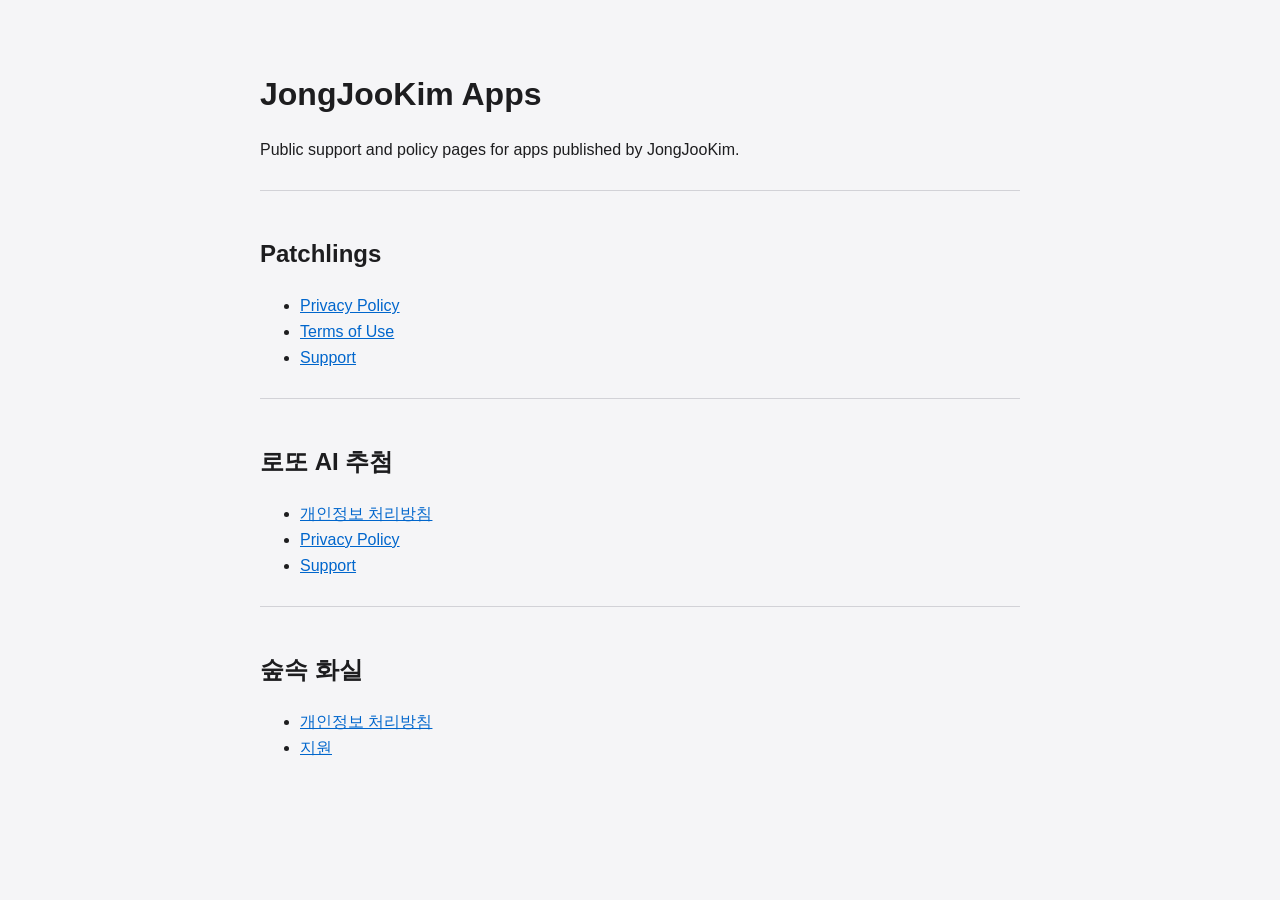
<file: index.html>
<!DOCTYPE html>
<html lang="ko">
<head>
    <meta charset="UTF-8">
    <meta name="viewport" content="width=device-width, initial-scale=1">
    <title>JongJooKim Apps</title>
    <style>
        body {
            font-family: -apple-system, BlinkMacSystemFont, "Segoe UI", sans-serif;
            line-height: 1.6;
            margin: 0;
            color: #1d1d1f;
            background: #f5f5f7;
        }

        main {
            max-width: 760px;
            margin: 0 auto;
            padding: 48px 20px;
        }

        h1 {
            margin-bottom: 8px;
            font-size: 32px;
        }

        section {
            margin-top: 28px;
            padding-top: 24px;
            border-top: 1px solid #d2d2d7;
        }

        a {
            color: #06c;
        }
    </style>
</head>
<body>
    <main>
        <h1>JongJooKim Apps</h1>
        <p>Public support and policy pages for apps published by JongJooKim.</p>

        <section>
            <h2>Patchlings</h2>
            <ul>
                <li><a href="/patchlings/privacy/">Privacy Policy</a></li>
                <li><a href="/patchlings/terms/">Terms of Use</a></li>
                <li><a href="/patchlings/support/">Support</a></li>
            </ul>
        </section>

        <section>
            <h2>로또 AI 추첨</h2>
            <ul>
                <li><a href="/lotto-ai/privacy-ko/">개인정보 처리방침</a></li>
                <li><a href="/lotto-ai/privacy/">Privacy Policy</a></li>
                <li><a href="/lotto-ai/support/">Support</a></li>
            </ul>
        </section>

        <section>
            <h2>숲속 화실</h2>
            <ul>
                <li><a href="/forest-studio/privacy/">개인정보 처리방침</a></li>
                <li><a href="/forest-studio/support/">지원</a></li>
            </ul>
        </section>
    </main>
</body>
</html>
</file>
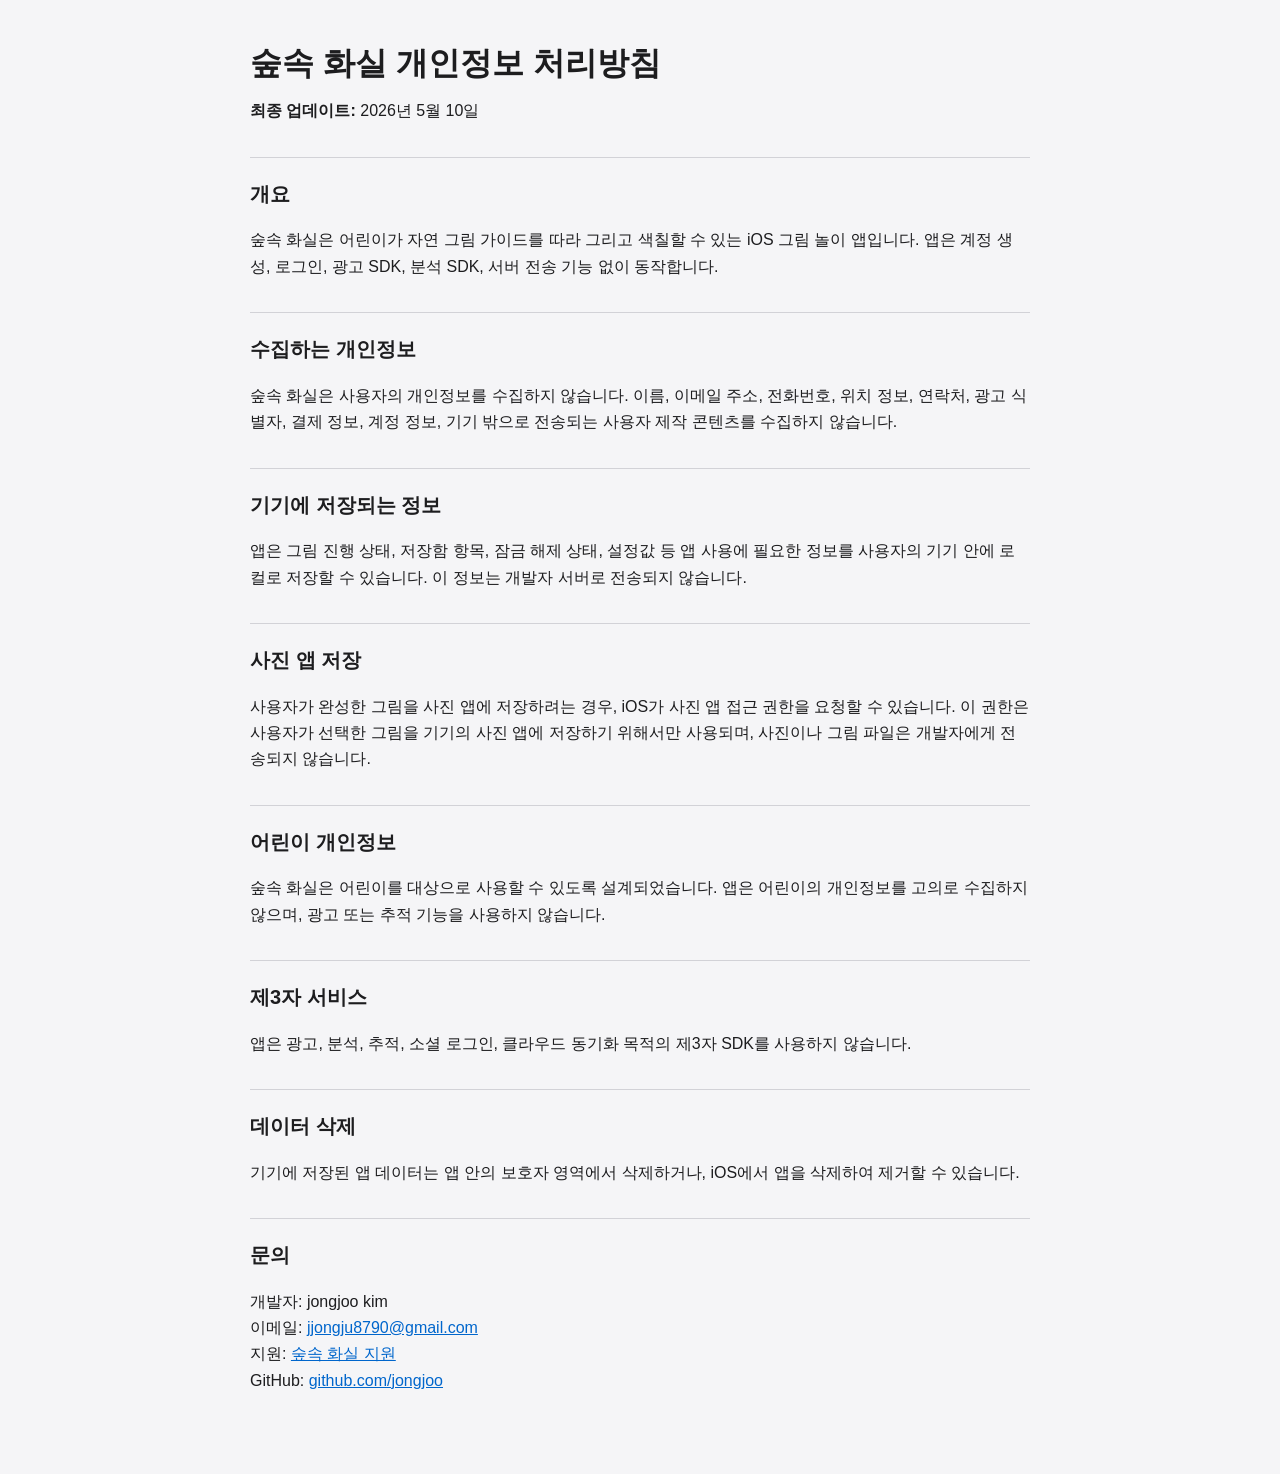
<file: forest-studio/privacy/index.html>
<!DOCTYPE html>
<html lang="ko">
<head>
    <meta charset="UTF-8">
    <meta name="viewport" content="width=device-width, initial-scale=1">
    <title>숲속 화실 개인정보 처리방침</title>
    <link rel="stylesheet" href="/styles.css">
</head>
<body>
    <main>
        <h1>숲속 화실 개인정보 처리방침</h1>
        <p><strong>최종 업데이트:</strong> 2026년 5월 10일</p>

        <h2>개요</h2>
        <p>숲속 화실은 어린이가 자연 그림 가이드를 따라 그리고 색칠할 수 있는 iOS 그림 놀이 앱입니다. 앱은 계정 생성, 로그인, 광고 SDK, 분석 SDK, 서버 전송 기능 없이 동작합니다.</p>

        <h2>수집하는 개인정보</h2>
        <p>숲속 화실은 사용자의 개인정보를 수집하지 않습니다. 이름, 이메일 주소, 전화번호, 위치 정보, 연락처, 광고 식별자, 결제 정보, 계정 정보, 기기 밖으로 전송되는 사용자 제작 콘텐츠를 수집하지 않습니다.</p>

        <h2>기기에 저장되는 정보</h2>
        <p>앱은 그림 진행 상태, 저장함 항목, 잠금 해제 상태, 설정값 등 앱 사용에 필요한 정보를 사용자의 기기 안에 로컬로 저장할 수 있습니다. 이 정보는 개발자 서버로 전송되지 않습니다.</p>

        <h2>사진 앱 저장</h2>
        <p>사용자가 완성한 그림을 사진 앱에 저장하려는 경우, iOS가 사진 앱 접근 권한을 요청할 수 있습니다. 이 권한은 사용자가 선택한 그림을 기기의 사진 앱에 저장하기 위해서만 사용되며, 사진이나 그림 파일은 개발자에게 전송되지 않습니다.</p>

        <h2>어린이 개인정보</h2>
        <p>숲속 화실은 어린이를 대상으로 사용할 수 있도록 설계되었습니다. 앱은 어린이의 개인정보를 고의로 수집하지 않으며, 광고 또는 추적 기능을 사용하지 않습니다.</p>

        <h2>제3자 서비스</h2>
        <p>앱은 광고, 분석, 추적, 소셜 로그인, 클라우드 동기화 목적의 제3자 SDK를 사용하지 않습니다.</p>

        <h2>데이터 삭제</h2>
        <p>기기에 저장된 앱 데이터는 앱 안의 보호자 영역에서 삭제하거나, iOS에서 앱을 삭제하여 제거할 수 있습니다.</p>

        <h2>문의</h2>
        <p>개발자: jongjoo kim<br>
        이메일: <a href="mailto:jjongju8790@gmail.com">jjongju8790@gmail.com</a><br>
        지원: <a href="/forest-studio/support/">숲속 화실 지원</a><br>
        GitHub: <a href="https://github.com/jongjoo">github.com/jongjoo</a></p>
    </main>
</body>
</html>
</file>
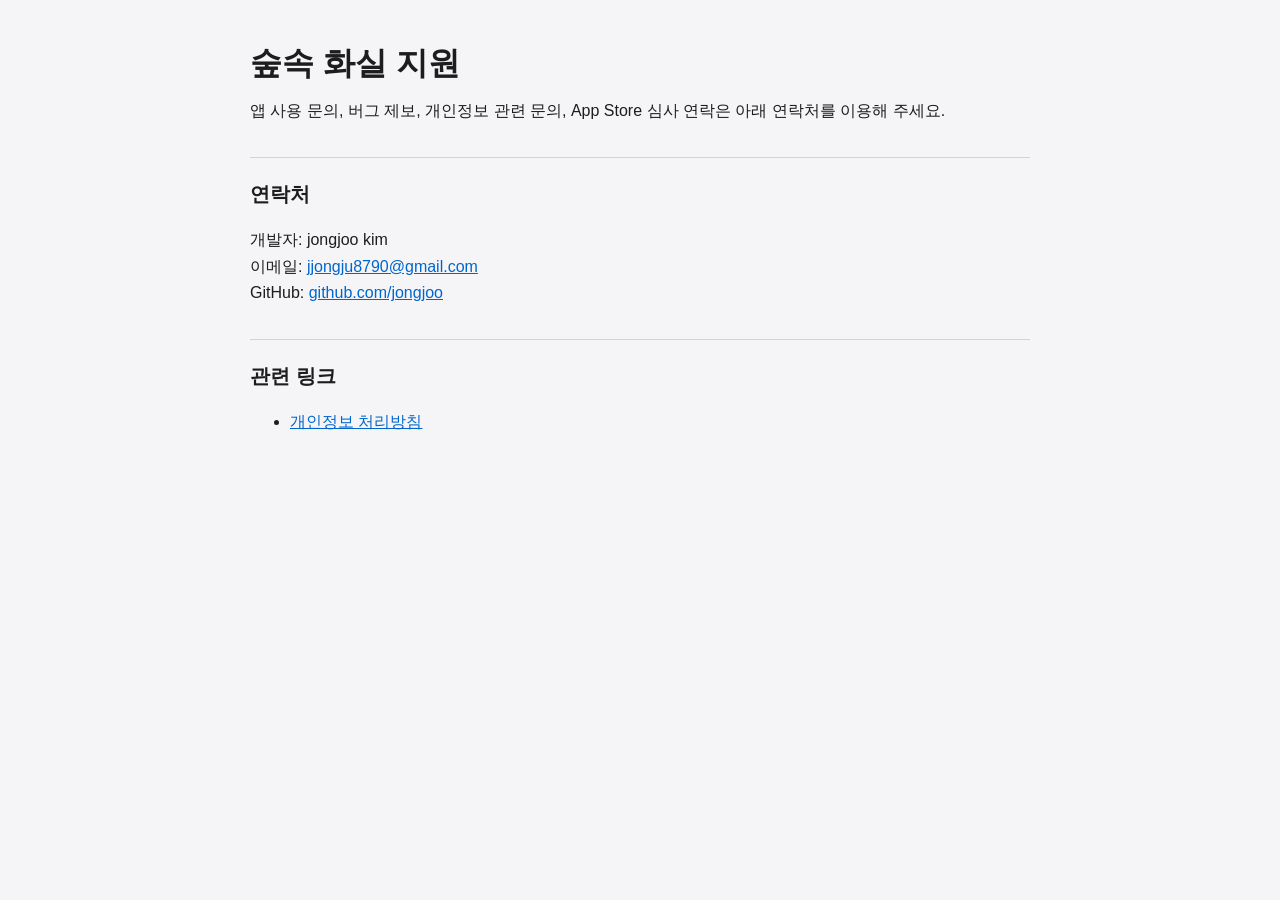
<file: forest-studio/support/index.html>
<!DOCTYPE html>
<html lang="ko">
<head>
    <meta charset="UTF-8">
    <meta name="viewport" content="width=device-width, initial-scale=1">
    <title>숲속 화실 지원</title>
    <link rel="stylesheet" href="/styles.css">
</head>
<body>
    <main>
        <h1>숲속 화실 지원</h1>
        <p>앱 사용 문의, 버그 제보, 개인정보 관련 문의, App Store 심사 연락은 아래 연락처를 이용해 주세요.</p>

        <h2>연락처</h2>
        <p>개발자: jongjoo kim<br>
        이메일: <a href="mailto:jjongju8790@gmail.com">jjongju8790@gmail.com</a><br>
        GitHub: <a href="https://github.com/jongjoo">github.com/jongjoo</a></p>

        <h2>관련 링크</h2>
        <ul>
            <li><a href="/forest-studio/privacy/">개인정보 처리방침</a></li>
        </ul>
    </main>
</body>
</html>
</file>
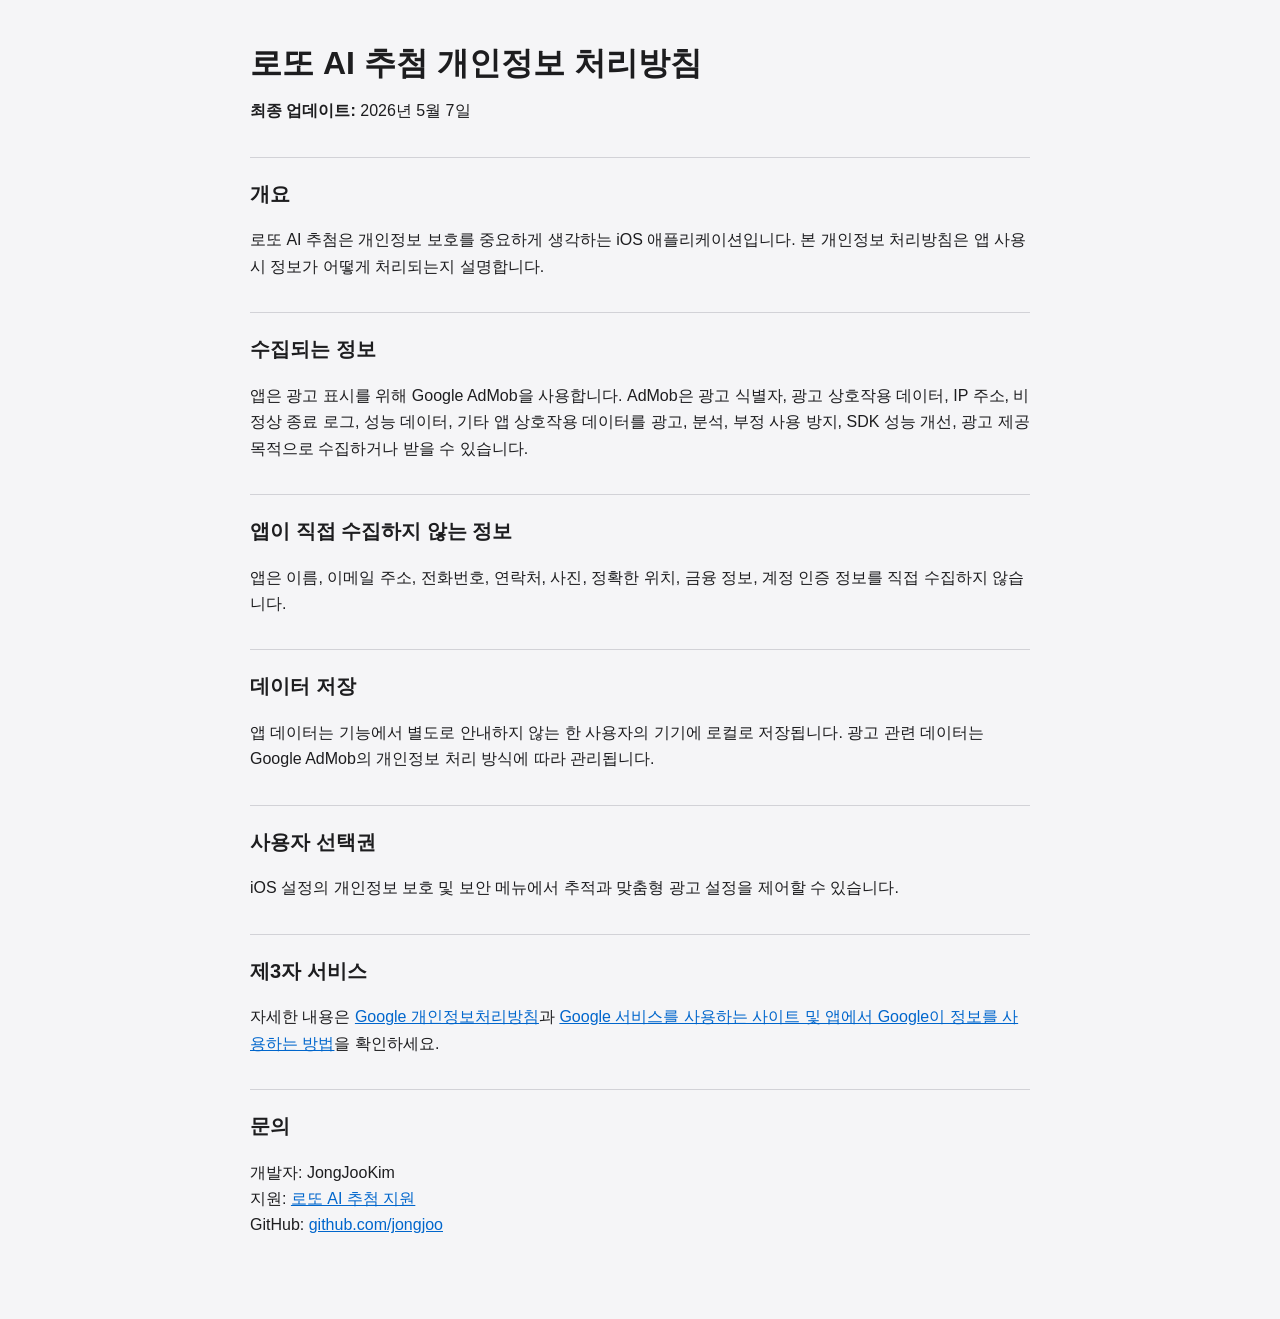
<file: lotto-ai/privacy-ko/index.html>
<!DOCTYPE html>
<html lang="ko">
<head>
    <meta charset="UTF-8">
    <meta name="viewport" content="width=device-width, initial-scale=1">
    <title>로또 AI 추첨 개인정보 처리방침</title>
    <link rel="stylesheet" href="/styles.css">
</head>
<body>
    <main>
        <h1>로또 AI 추첨 개인정보 처리방침</h1>
        <p><strong>최종 업데이트:</strong> 2026년 5월 7일</p>

        <h2>개요</h2>
        <p>로또 AI 추첨은 개인정보 보호를 중요하게 생각하는 iOS 애플리케이션입니다. 본 개인정보 처리방침은 앱 사용 시 정보가 어떻게 처리되는지 설명합니다.</p>

        <h2>수집되는 정보</h2>
        <p>앱은 광고 표시를 위해 Google AdMob을 사용합니다. AdMob은 광고 식별자, 광고 상호작용 데이터, IP 주소, 비정상 종료 로그, 성능 데이터, 기타 앱 상호작용 데이터를 광고, 분석, 부정 사용 방지, SDK 성능 개선, 광고 제공 목적으로 수집하거나 받을 수 있습니다.</p>

        <h2>앱이 직접 수집하지 않는 정보</h2>
        <p>앱은 이름, 이메일 주소, 전화번호, 연락처, 사진, 정확한 위치, 금융 정보, 계정 인증 정보를 직접 수집하지 않습니다.</p>

        <h2>데이터 저장</h2>
        <p>앱 데이터는 기능에서 별도로 안내하지 않는 한 사용자의 기기에 로컬로 저장됩니다. 광고 관련 데이터는 Google AdMob의 개인정보 처리 방식에 따라 관리됩니다.</p>

        <h2>사용자 선택권</h2>
        <p>iOS 설정의 개인정보 보호 및 보안 메뉴에서 추적과 맞춤형 광고 설정을 제어할 수 있습니다.</p>

        <h2>제3자 서비스</h2>
        <p>자세한 내용은 <a href="https://policies.google.com/privacy?hl=ko">Google 개인정보처리방침</a>과 <a href="https://policies.google.com/technologies/partner-sites?hl=ko">Google 서비스를 사용하는 사이트 및 앱에서 Google이 정보를 사용하는 방법</a>을 확인하세요.</p>

        <h2>문의</h2>
        <p>개발자: JongJooKim<br>
        지원: <a href="/lotto-ai/support/">로또 AI 추첨 지원</a><br>
        GitHub: <a href="https://github.com/jongjoo">github.com/jongjoo</a></p>
    </main>
</body>
</html>
</file>
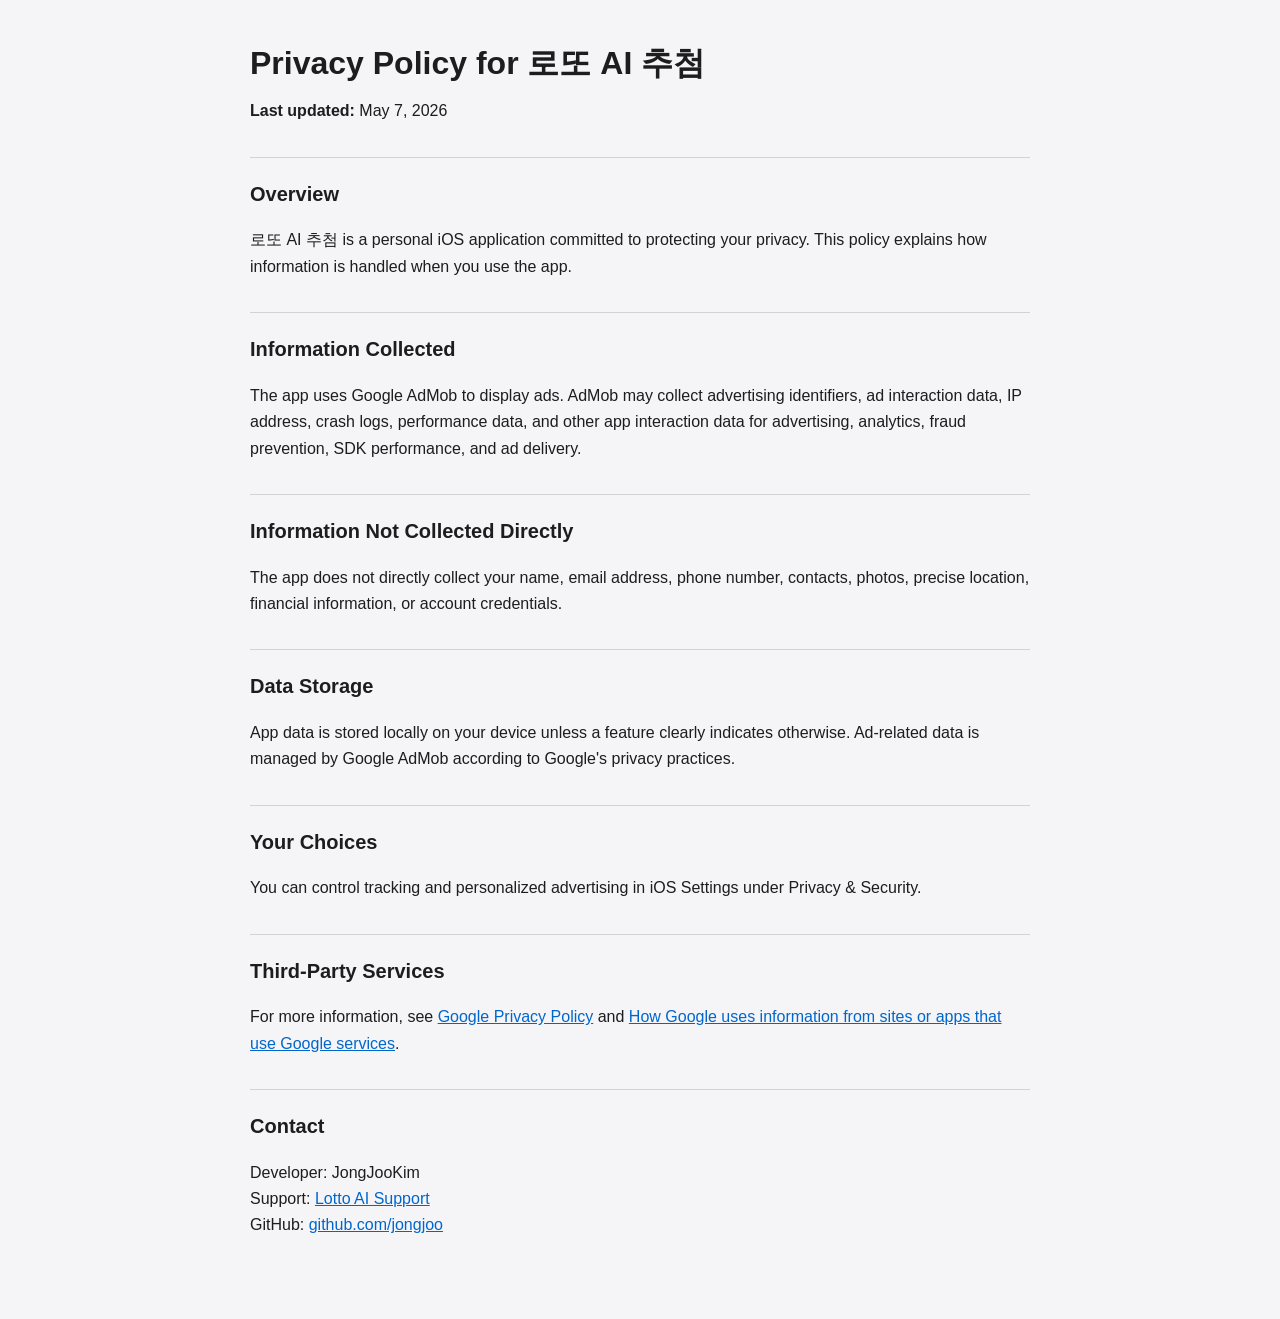
<file: lotto-ai/privacy/index.html>
<!DOCTYPE html>
<html lang="en">
<head>
    <meta charset="UTF-8">
    <meta name="viewport" content="width=device-width, initial-scale=1">
    <title>Privacy Policy for 로또 AI 추첨</title>
    <link rel="stylesheet" href="/styles.css">
</head>
<body>
    <main>
        <h1>Privacy Policy for 로또 AI 추첨</h1>
        <p><strong>Last updated:</strong> May 7, 2026</p>

        <h2>Overview</h2>
        <p>로또 AI 추첨 is a personal iOS application committed to protecting your privacy. This policy explains how information is handled when you use the app.</p>

        <h2>Information Collected</h2>
        <p>The app uses Google AdMob to display ads. AdMob may collect advertising identifiers, ad interaction data, IP address, crash logs, performance data, and other app interaction data for advertising, analytics, fraud prevention, SDK performance, and ad delivery.</p>

        <h2>Information Not Collected Directly</h2>
        <p>The app does not directly collect your name, email address, phone number, contacts, photos, precise location, financial information, or account credentials.</p>

        <h2>Data Storage</h2>
        <p>App data is stored locally on your device unless a feature clearly indicates otherwise. Ad-related data is managed by Google AdMob according to Google's privacy practices.</p>

        <h2>Your Choices</h2>
        <p>You can control tracking and personalized advertising in iOS Settings under Privacy &amp; Security.</p>

        <h2>Third-Party Services</h2>
        <p>For more information, see <a href="https://policies.google.com/privacy">Google Privacy Policy</a> and <a href="https://policies.google.com/technologies/partner-sites">How Google uses information from sites or apps that use Google services</a>.</p>

        <h2>Contact</h2>
        <p>Developer: JongJooKim<br>
        Support: <a href="/lotto-ai/support/">Lotto AI Support</a><br>
        GitHub: <a href="https://github.com/jongjoo">github.com/jongjoo</a></p>
    </main>
</body>
</html>
</file>
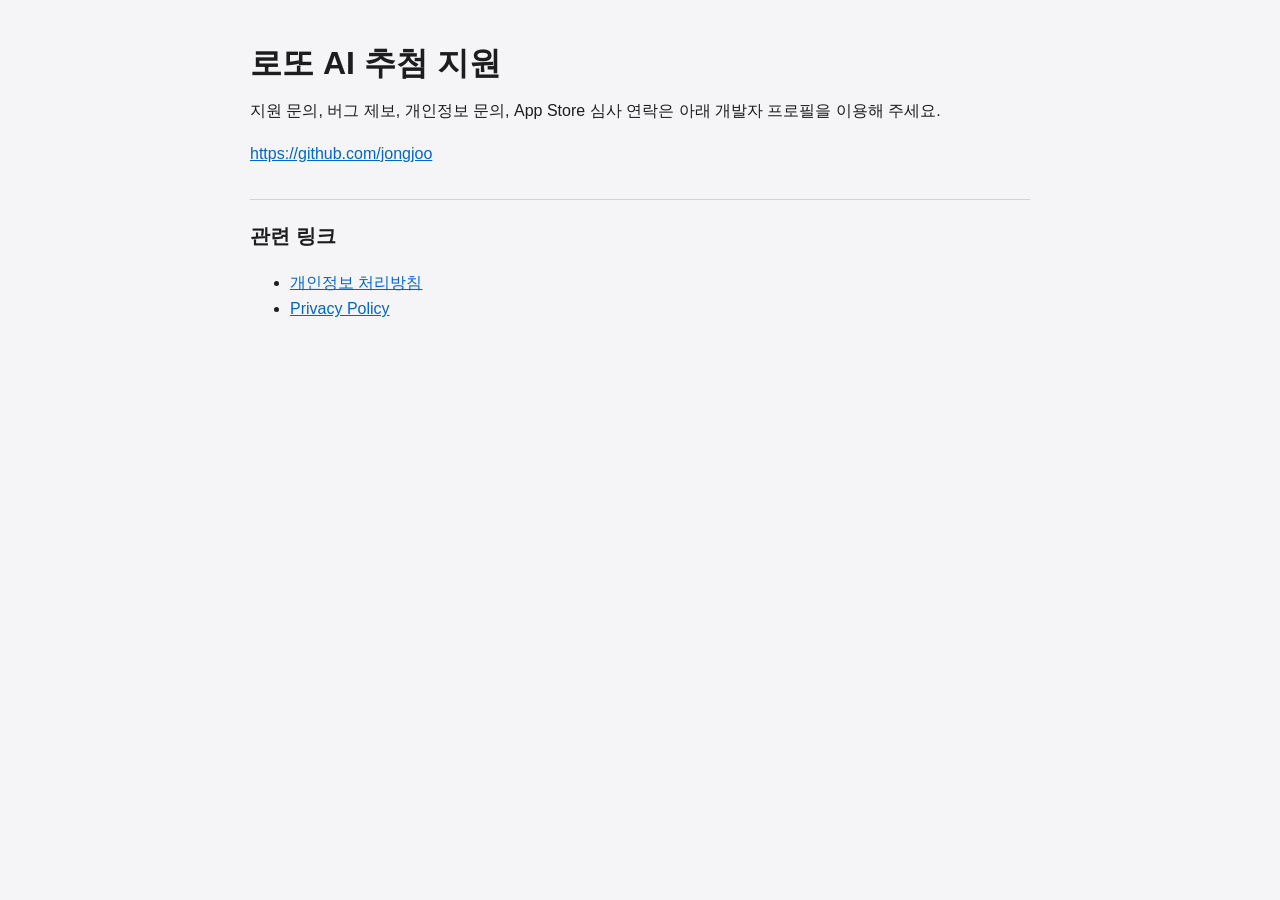
<file: lotto-ai/support/index.html>
<!DOCTYPE html>
<html lang="ko">
<head>
    <meta charset="UTF-8">
    <meta name="viewport" content="width=device-width, initial-scale=1">
    <title>로또 AI 추첨 지원</title>
    <link rel="stylesheet" href="/styles.css">
</head>
<body>
    <main>
        <h1>로또 AI 추첨 지원</h1>
        <p>지원 문의, 버그 제보, 개인정보 문의, App Store 심사 연락은 아래 개발자 프로필을 이용해 주세요.</p>
        <p><a href="https://github.com/jongjoo">https://github.com/jongjoo</a></p>

        <h2>관련 링크</h2>
        <ul>
            <li><a href="/lotto-ai/privacy-ko/">개인정보 처리방침</a></li>
            <li><a href="/lotto-ai/privacy/">Privacy Policy</a></li>
        </ul>
    </main>
</body>
</html>
</file>
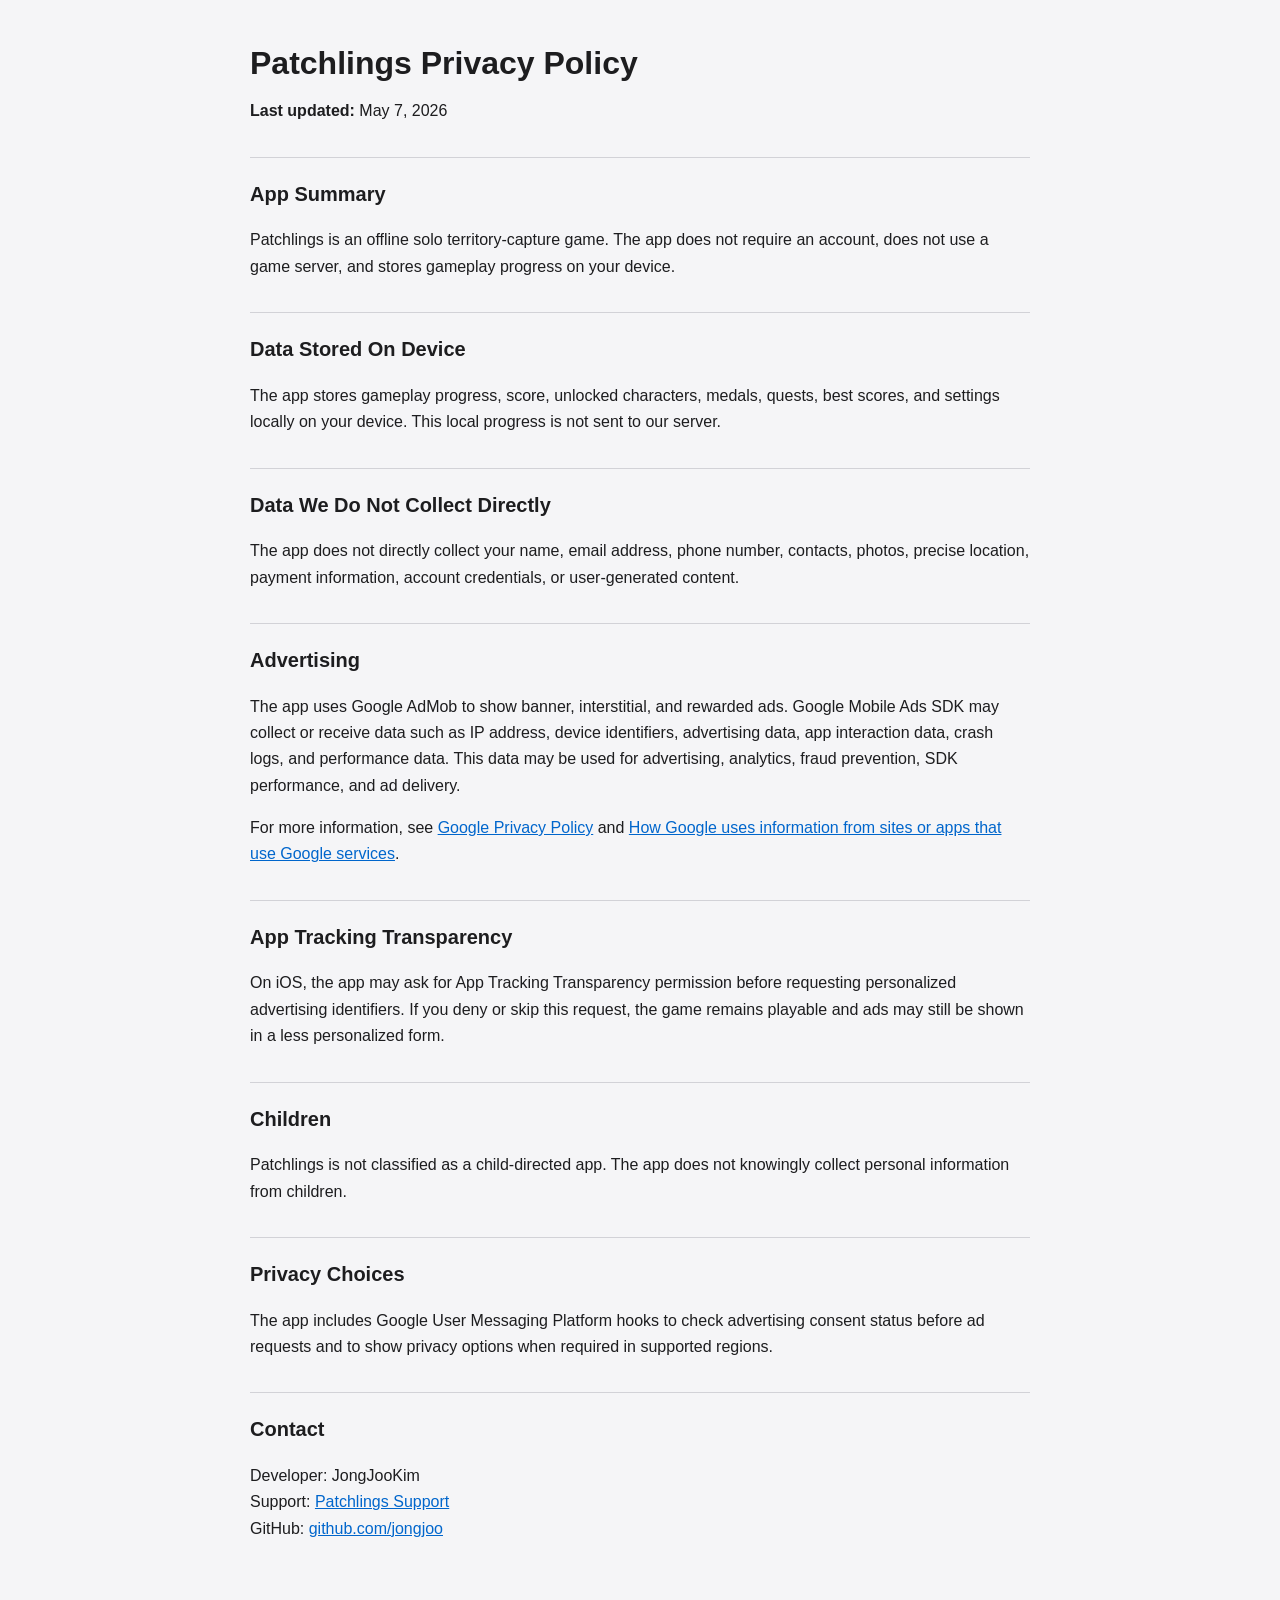
<file: patchlings/privacy/index.html>
<!DOCTYPE html>
<html lang="en">
<head>
    <meta charset="UTF-8">
    <meta name="viewport" content="width=device-width, initial-scale=1">
    <title>Patchlings Privacy Policy</title>
    <link rel="stylesheet" href="/styles.css">
</head>
<body>
    <main>
        <h1>Patchlings Privacy Policy</h1>
        <p><strong>Last updated:</strong> May 7, 2026</p>

        <h2>App Summary</h2>
        <p>Patchlings is an offline solo territory-capture game. The app does not require an account, does not use a game server, and stores gameplay progress on your device.</p>

        <h2>Data Stored On Device</h2>
        <p>The app stores gameplay progress, score, unlocked characters, medals, quests, best scores, and settings locally on your device. This local progress is not sent to our server.</p>

        <h2>Data We Do Not Collect Directly</h2>
        <p>The app does not directly collect your name, email address, phone number, contacts, photos, precise location, payment information, account credentials, or user-generated content.</p>

        <h2>Advertising</h2>
        <p>The app uses Google AdMob to show banner, interstitial, and rewarded ads. Google Mobile Ads SDK may collect or receive data such as IP address, device identifiers, advertising data, app interaction data, crash logs, and performance data. This data may be used for advertising, analytics, fraud prevention, SDK performance, and ad delivery.</p>
        <p>For more information, see <a href="https://policies.google.com/privacy">Google Privacy Policy</a> and <a href="https://policies.google.com/technologies/partner-sites">How Google uses information from sites or apps that use Google services</a>.</p>

        <h2>App Tracking Transparency</h2>
        <p>On iOS, the app may ask for App Tracking Transparency permission before requesting personalized advertising identifiers. If you deny or skip this request, the game remains playable and ads may still be shown in a less personalized form.</p>

        <h2>Children</h2>
        <p>Patchlings is not classified as a child-directed app. The app does not knowingly collect personal information from children.</p>

        <h2>Privacy Choices</h2>
        <p>The app includes Google User Messaging Platform hooks to check advertising consent status before ad requests and to show privacy options when required in supported regions.</p>

        <h2>Contact</h2>
        <p>Developer: JongJooKim<br>
        Support: <a href="/patchlings/support/">Patchlings Support</a><br>
        GitHub: <a href="https://github.com/jongjoo">github.com/jongjoo</a></p>
    </main>
</body>
</html>
</file>
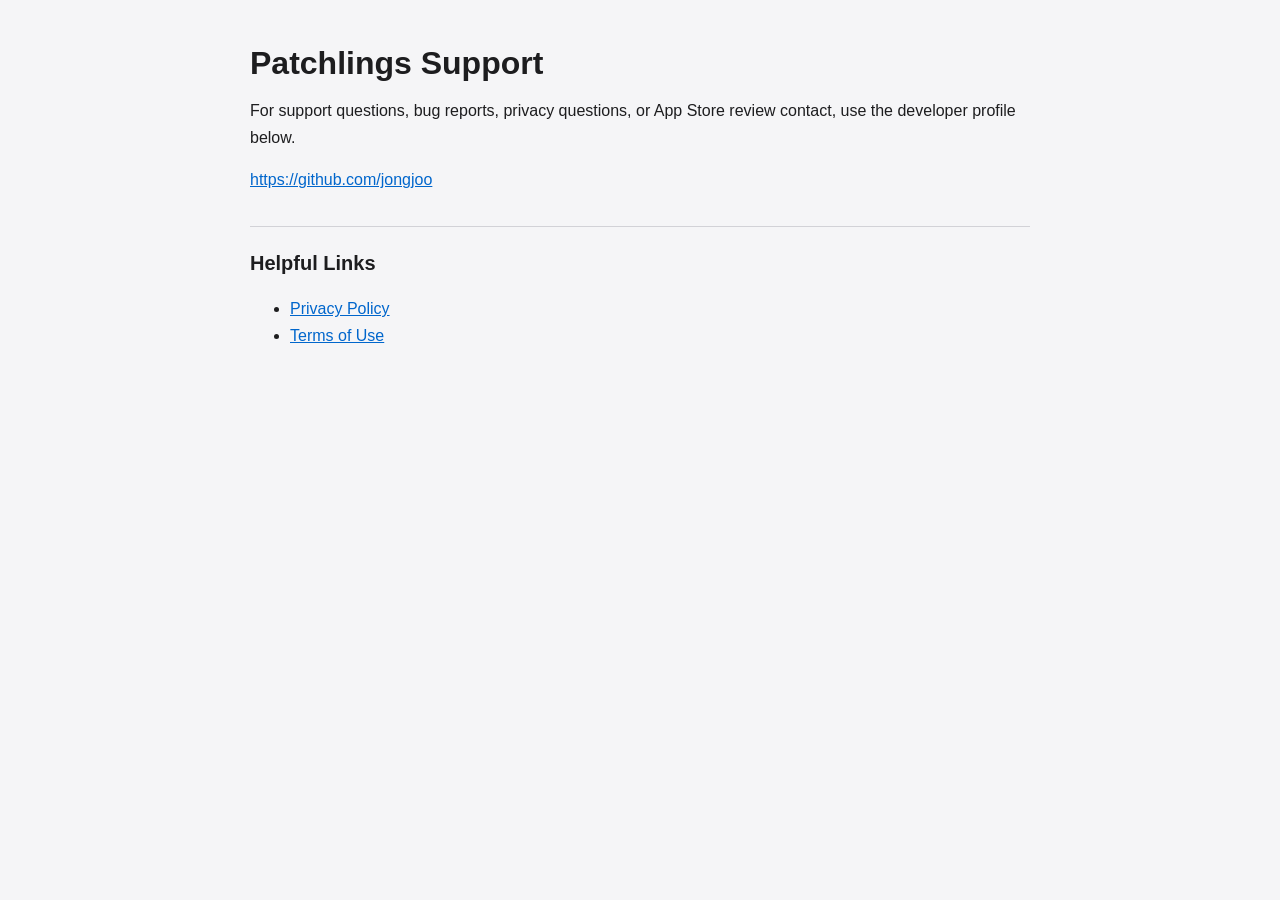
<file: patchlings/support/index.html>
<!DOCTYPE html>
<html lang="en">
<head>
    <meta charset="UTF-8">
    <meta name="viewport" content="width=device-width, initial-scale=1">
    <title>Patchlings Support</title>
    <link rel="stylesheet" href="/styles.css">
</head>
<body>
    <main>
        <h1>Patchlings Support</h1>
        <p>For support questions, bug reports, privacy questions, or App Store review contact, use the developer profile below.</p>
        <p><a href="https://github.com/jongjoo">https://github.com/jongjoo</a></p>

        <h2>Helpful Links</h2>
        <ul>
            <li><a href="/patchlings/privacy/">Privacy Policy</a></li>
            <li><a href="/patchlings/terms/">Terms of Use</a></li>
        </ul>
    </main>
</body>
</html>
</file>
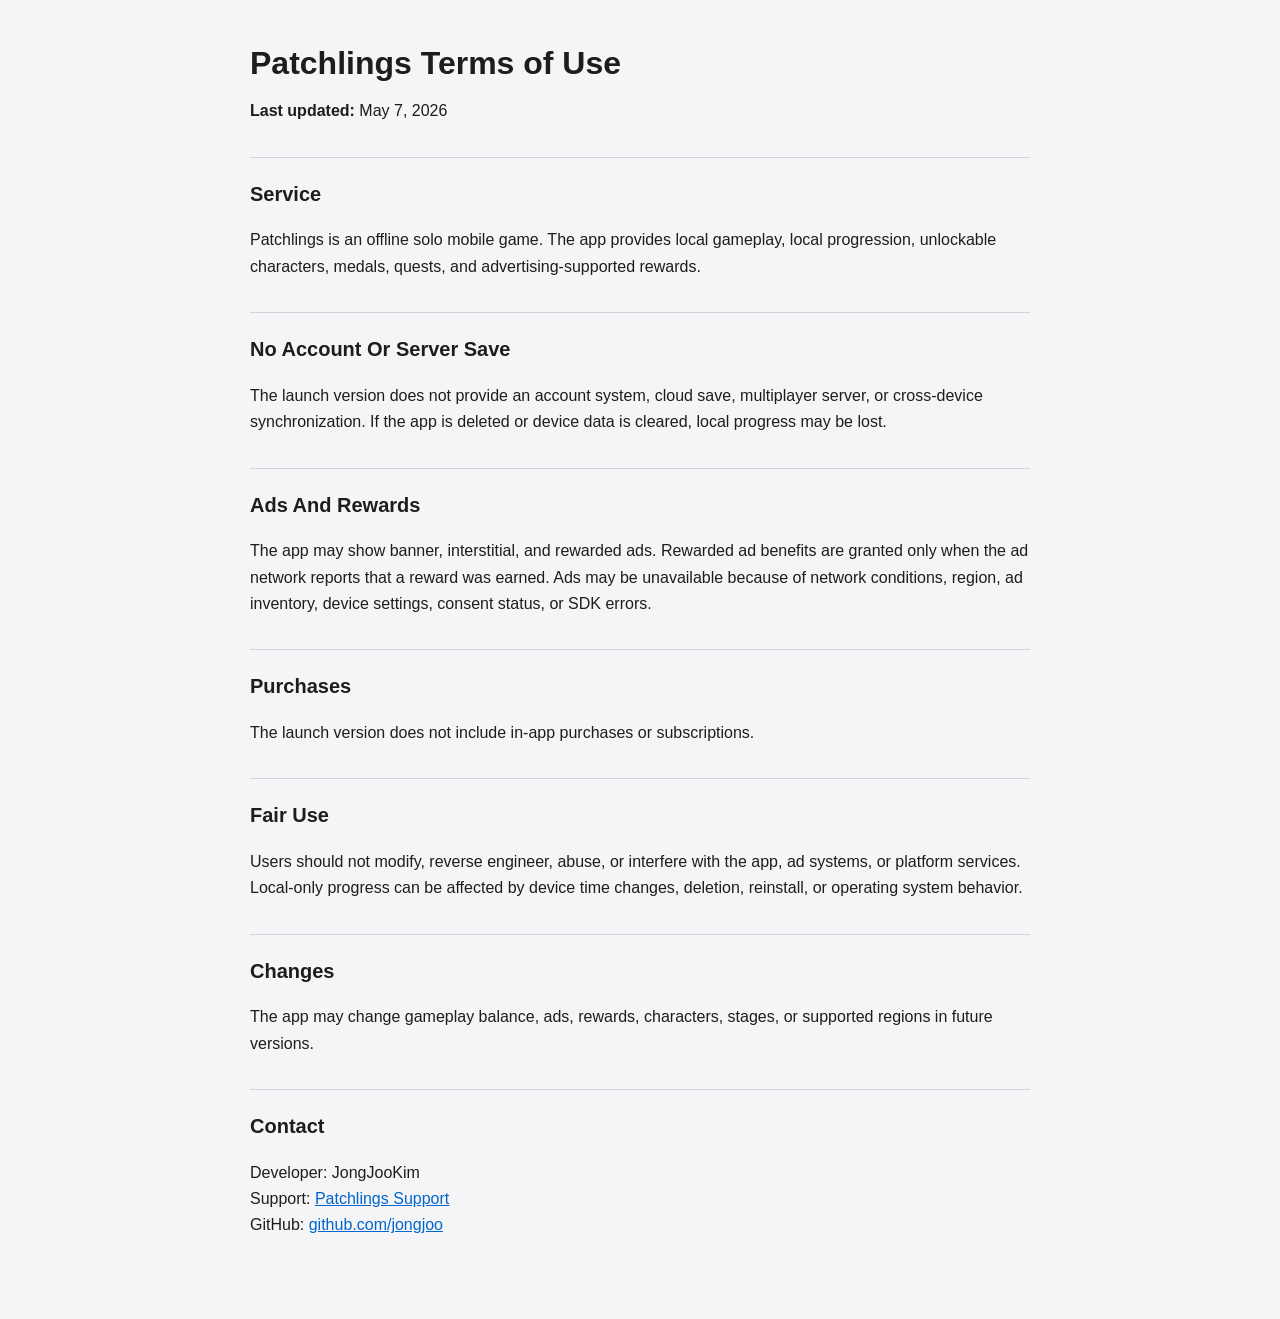
<file: patchlings/terms/index.html>
<!DOCTYPE html>
<html lang="en">
<head>
    <meta charset="UTF-8">
    <meta name="viewport" content="width=device-width, initial-scale=1">
    <title>Patchlings Terms of Use</title>
    <link rel="stylesheet" href="/styles.css">
</head>
<body>
    <main>
        <h1>Patchlings Terms of Use</h1>
        <p><strong>Last updated:</strong> May 7, 2026</p>

        <h2>Service</h2>
        <p>Patchlings is an offline solo mobile game. The app provides local gameplay, local progression, unlockable characters, medals, quests, and advertising-supported rewards.</p>

        <h2>No Account Or Server Save</h2>
        <p>The launch version does not provide an account system, cloud save, multiplayer server, or cross-device synchronization. If the app is deleted or device data is cleared, local progress may be lost.</p>

        <h2>Ads And Rewards</h2>
        <p>The app may show banner, interstitial, and rewarded ads. Rewarded ad benefits are granted only when the ad network reports that a reward was earned. Ads may be unavailable because of network conditions, region, ad inventory, device settings, consent status, or SDK errors.</p>

        <h2>Purchases</h2>
        <p>The launch version does not include in-app purchases or subscriptions.</p>

        <h2>Fair Use</h2>
        <p>Users should not modify, reverse engineer, abuse, or interfere with the app, ad systems, or platform services. Local-only progress can be affected by device time changes, deletion, reinstall, or operating system behavior.</p>

        <h2>Changes</h2>
        <p>The app may change gameplay balance, ads, rewards, characters, stages, or supported regions in future versions.</p>

        <h2>Contact</h2>
        <p>Developer: JongJooKim<br>
        Support: <a href="/patchlings/support/">Patchlings Support</a><br>
        GitHub: <a href="https://github.com/jongjoo">github.com/jongjoo</a></p>
    </main>
</body>
</html>
</file>
<file: styles.css>
body {
    font-family: -apple-system, BlinkMacSystemFont, "Segoe UI", sans-serif;
    line-height: 1.65;
    margin: 0;
    color: #1d1d1f;
    background: #f5f5f7;
}

main {
    max-width: 780px;
    margin: 0 auto;
    padding: 44px 20px 64px;
}

h1 {
    margin: 0 0 8px;
    font-size: 32px;
    line-height: 1.2;
}

h2 {
    margin-top: 32px;
    padding-top: 20px;
    border-top: 1px solid #d2d2d7;
    font-size: 20px;
}

a {
    color: #06c;
}

p,
li {
    font-size: 16px;
}
</file>
